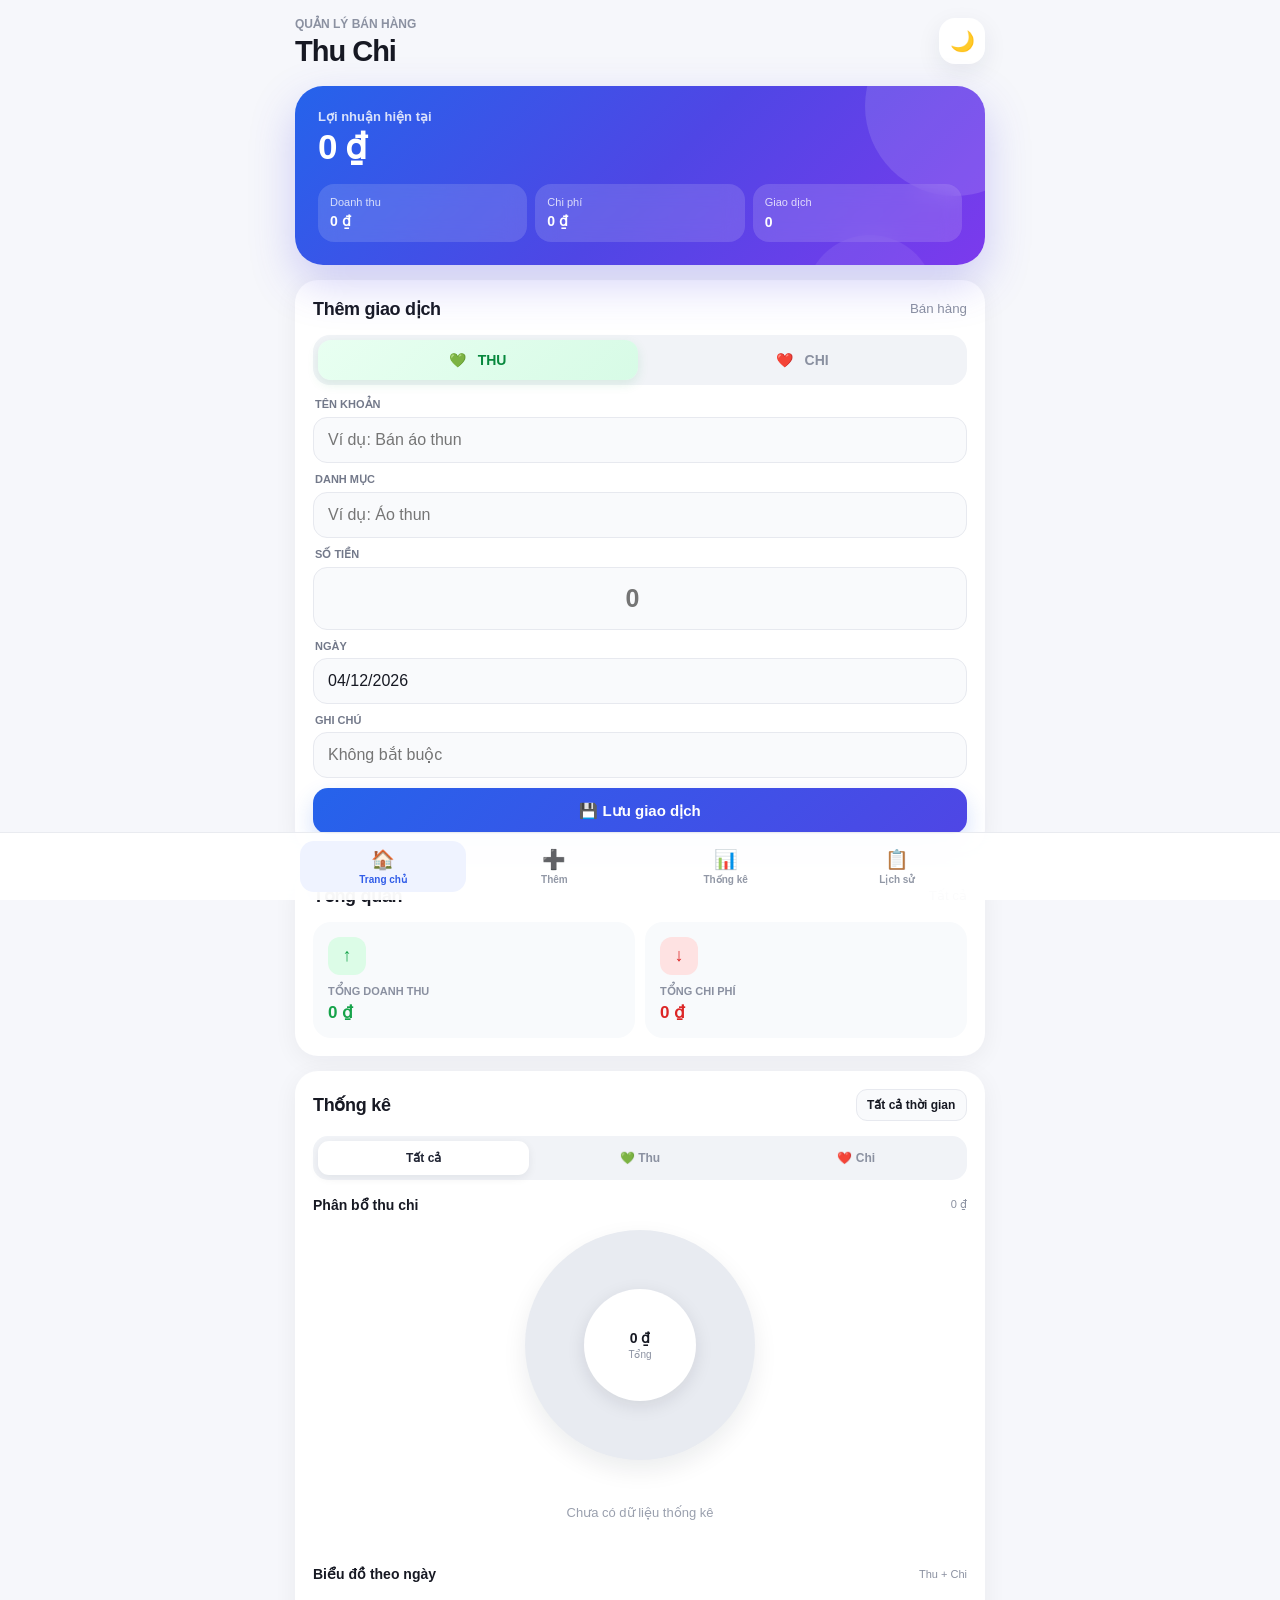
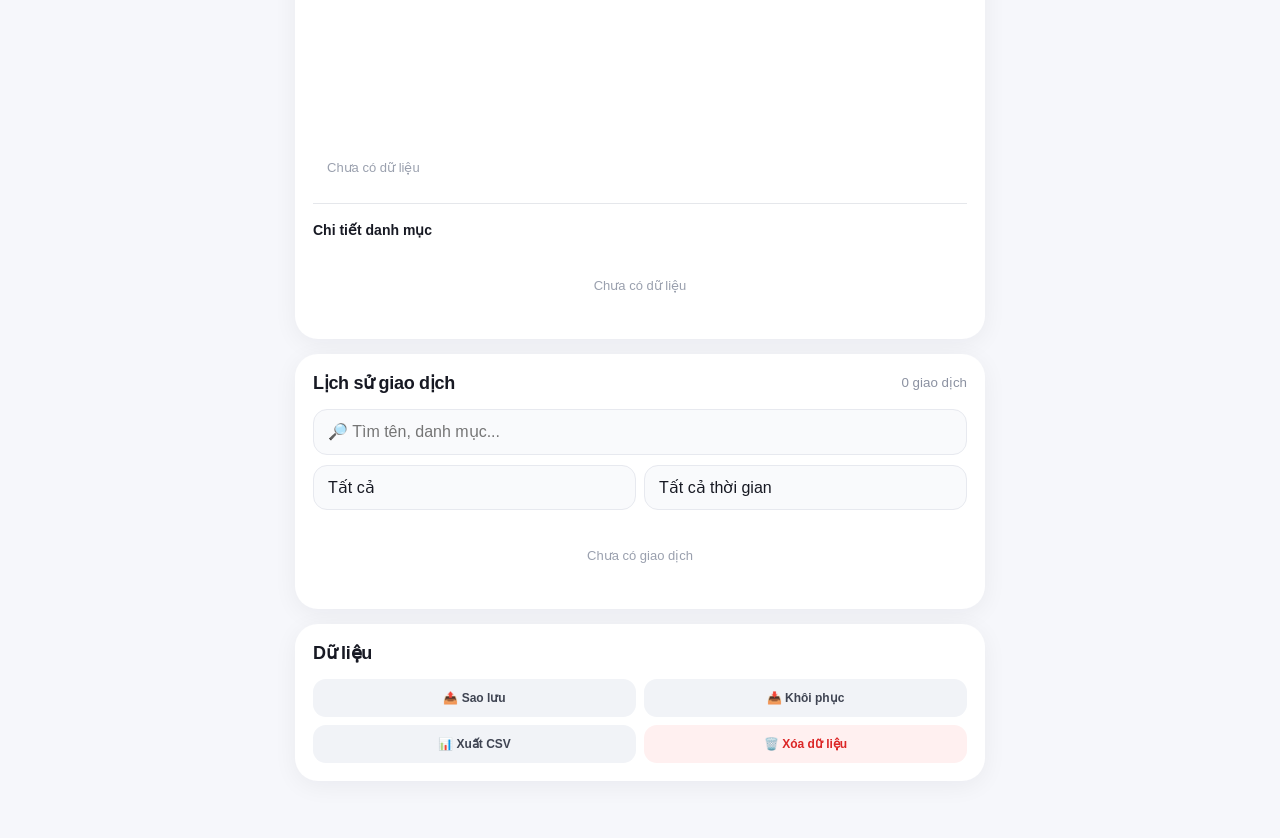
<file: Thu-Chi-Safari15.html>
<!DOCTYPE html>
<html lang="vi">
<head>
<meta charset="UTF-8">

<meta name="viewport"
      content="width=device-width,
      initial-scale=1,
      maximum-scale=1,
      viewport-fit=cover">
<meta name="format-detection" content="telephone=no">
<meta name="apple-mobile-web-app-capable" content="yes">
<meta name="apple-mobile-web-app-status-bar-style" content="black-translucent">

<meta name="theme-color" content="#f7f8fc">

<title>Quản Lý Thu Chi</title>

<style>

/* =====================================================
   RESET
===================================================== */

*{
    box-sizing:border-box;
    -webkit-tap-highlight-color:transparent;
}

html{
    scroll-behavior:smooth;
}

body{
    margin:0;
    padding:0;

    font-family:
    -apple-system,
    BlinkMacSystemFont,
    "SF Pro Display",
    "SF Pro Text",
    "Segoe UI",
    Arial,
    sans-serif;

    background:#f6f7fb;
    color:#171923;

    padding-bottom:
    calc(100px + env(safe-area-inset-bottom));
}

button,
input,
select{
    font:inherit;
}

button{
    cursor:pointer;
}


/* =====================================================
   APP
===================================================== */

.app{
    width:100%;
    max-width:720px;

    margin:auto;

    padding:
    14px
    15px
    30px;
}


/* =====================================================
   HEADER
===================================================== */

.header{
    display:flex;
    justify-content:space-between;
    align-items:center;

    margin-bottom:18px;
}

.header-left small{
    color:#8b91a1;
    font-size:12px;
    font-weight:600;
}

.header-left h1{
    margin:4px 0 0;

    font-size:29px;
    line-height:1.1;

    font-weight:850;

    letter-spacing:-1px;
}

.header-action{
    width:46px;
    height:46px;

    border:0;
    border-radius:16px;

    background:#fff;

    box-shadow:
    0 8px 25px rgba(30,41,59,.08);

    font-size:20px;

    display:flex;
    align-items:center;
    justify-content:center;
}


/* =====================================================
   MAIN BALANCE
===================================================== */

.balance-card{

    position:relative;

    overflow:hidden;

    border-radius:28px;

    padding:23px;

    color:#fff;

    background:
    linear-gradient(
        135deg,
        #2563eb 0%,
        #4f46e5 52%,
        #7c3aed 100%
    );

    box-shadow:
    0 18px 45px rgba(79,70,229,.25);

    margin-bottom:15px;
}

.balance-card::before{
    content:"";

    position:absolute;

    width:180px;
    height:180px;

    right:-60px;
    top:-70px;

    border-radius:50%;

    background:
    rgba(255,255,255,.12);
}

.balance-card::after{
    content:"";

    position:absolute;

    width:130px;
    height:130px;

    right:50px;
    bottom:-100px;

    border-radius:50%;

    background:
    rgba(255,255,255,.08);
}

.balance-label{
    position:relative;
    z-index:2;

    font-size:13px;

    opacity:.82;

    font-weight:600;
}

.balance-number{
    position:relative;
    z-index:2;

    margin:5px 0 20px;

    font-size:35px;

    line-height:1;

    font-weight:850;

    letter-spacing:-1px;
}

.balance-grid{
    position:relative;
    z-index:2;

    display:grid;

    grid-template-columns:
    repeat(3,1fr);

    gap:8px;
}

.balance-item{

    padding:12px;

    border-radius:16px;

    background:
    rgba(255,255,255,.14);

    backdrop-filter:blur(10px);
}

.balance-item span{
    display:block;

    font-size:11px;

    opacity:.78;
}

.balance-item strong{
    display:block;

    margin-top:5px;

    font-size:14px;
}


/* =====================================================
   CARD
===================================================== */

.card{

    background:#fff;

    border-radius:23px;

    padding:18px;

    margin-bottom:15px;

    box-shadow:
    0 5px 25px rgba(15,23,42,.055);
}

.card-title{

    display:flex;

    justify-content:space-between;

    align-items:center;

    gap:10px;

    margin-bottom:15px;
}

.card-title h2{

    margin:0;

    font-size:18px;

    font-weight:820;

    letter-spacing:-.3px;
}

.card-title small{
    color:#8b91a1;
}


/* =====================================================
   THU / CHI SWITCH - ĐẸP
===================================================== */

.type-switch{

    position:relative;

    display:grid;

    grid-template-columns:
    1fr 1fr;

    gap:5px;

    padding:5px;

    background:#f1f3f7;

    border-radius:17px;

    margin-bottom:13px;
}

.type-button{

    position:relative;

    z-index:2;

    border:0;

    border-radius:13px;

    padding:12px 8px;

    background:transparent;

    color:#8a90a0;

    font-size:14px;

    font-weight:800;

    transition:.22s;
}

.type-button.active-thu{

    color:#07883d;

    background:
    linear-gradient(
        135deg,
        #e8fff1,
        #d7fbe6
    );

    box-shadow:
    0 4px 12px rgba(22,163,74,.12);
}

.type-button.active-chi{

    color:#dc2626;

    background:
    linear-gradient(
        135deg,
        #fff0f0,
        #ffe0e0
    );

    box-shadow:
    0 4px 12px rgba(220,38,38,.12);
}


/* =====================================================
   FORM
===================================================== */

.form-grid{
    display:grid;
    gap:10px;
}

.input-group{
    position:relative;
}

.input-label{
    display:block;

    margin:
    0
    0
    6px
    2px;

    color:#73798a;

    font-size:11px;

    font-weight:700;
}

input,
select{

    width:100%;

    border:
    1px solid #e7e9ef;

    border-radius:14px;

    padding:13px 14px;

    outline:none;

    background:#f9fafc;

    color:#171923;

    font-size:15px;

    transition:.18s;
}

input:focus,
select:focus{

    background:#fff;

    border-color:#7c8cff;

    box-shadow:
    0 0 0 4px rgba(99,102,241,.08);
}

.amount-input{

    font-size:25px;

    font-weight:800;

    text-align:center;

    padding:16px;
}


/* =====================================================
   PRIMARY BUTTON
===================================================== */

.primary-button{

    width:100%;

    border:0;

    border-radius:15px;

    padding:14px;

    color:#fff;

    background:
    linear-gradient(
        135deg,
        #2563eb,
        #4f46e5
    );

    font-size:15px;

    font-weight:800;

    box-shadow:
    0 10px 22px rgba(37,99,235,.20);

    transition:.18s;
}

.primary-button:active{
    transform:scale(.98);
}


/* =====================================================
   MINI STATS
===================================================== */

.quick-grid{

    display:grid;

    grid-template-columns:
    repeat(2,1fr);

    gap:10px;
}

.quick-card{

    border-radius:18px;

    padding:15px;

    background:#f8fafc;
}

.quick-icon{

    width:38px;
    height:38px;

    border-radius:12px;

    display:flex;

    align-items:center;
    justify-content:center;

    font-size:18px;

    margin-bottom:10px;
}

.quick-icon.green{
    background:#dcfce7;
}

.quick-icon.red{
    background:#fee2e2;
}

.quick-label{
    color:#8a90a0;

    font-size:11px;

    font-weight:600;
}

.quick-money{

    margin-top:4px;

    font-size:17px;

    font-weight:850;
}


/* =====================================================
   STATISTICS NAV
===================================================== */

.stat-tabs{

    display:grid;

    grid-template-columns:
    repeat(3,1fr);

    gap:5px;

    padding:5px;

    border-radius:15px;

    background:#f1f3f7;

    margin-bottom:17px;
}

.stat-tab{

    border:0;

    padding:10px 4px;

    border-radius:11px;

    background:transparent;

    color:#8b91a1;

    font-size:12px;

    font-weight:800;
}

.stat-tab.active{

    color:#202433;

    background:#fff;

    box-shadow:
    0 3px 10px rgba(15,23,42,.07);
}


/* =====================================================
   MONTH SELECT
===================================================== */

.month-select{

    width:auto;

    min-width:110px;

    padding:
    8px
    10px;

    border-radius:11px;

    font-size:12px;

    font-weight:700;
}


/* =====================================================
   CHART AREA
===================================================== */

.chart-title{

    display:flex;

    justify-content:space-between;

    align-items:center;

    margin-bottom:12px;
}

.chart-title strong{

    font-size:14px;
}

.chart-title span{

    color:#8b91a1;

    font-size:11px;
}


/* =====================================================
   PIE
===================================================== */

.pie-wrap{

    display:flex;

    justify-content:center;

    align-items:center;

    padding:
    5px
    0
    17px;
}

.pie{

    position:relative;

    width:230px;
    height:230px;

    border-radius:50%;

    background:#e8ebf1;

    box-shadow:
    0 10px 25px rgba(15,23,42,.08);
}

.pie-center{

    position:absolute;

    left:50%;
    top:50%;

    transform:
    translate(-50%,-50%);

    width:112px;
    height:112px;

    border-radius:50%;

    background:#fff;

    display:flex;

    flex-direction:column;

    justify-content:center;

    align-items:center;

    text-align:center;

    box-shadow:
    0 5px 18px rgba(15,23,42,.10);
}

.pie-center strong{

    max-width:95px;

    overflow:hidden;

    text-overflow:ellipsis;

    font-size:14px;

    font-weight:850;
}

.pie-center span{

    margin-top:3px;

    color:#8b91a1;

    font-size:10px;
}


/* =====================================================
   LEGEND
===================================================== */

.legend{

    display:grid;

    gap:9px;
}

.legend-item{

    display:flex;

    align-items:center;

    gap:9px;

    padding:
    9px
    0;

    border-bottom:
    1px solid #f0f1f5;
}

.legend-item:last-child{
    border-bottom:0;
}

.legend-dot{

    width:12px;
    height:12px;

    border-radius:4px;

    flex:none;
}

.legend-content{

    flex:1;

    min-width:0;
}

.legend-name{

    font-size:13px;

    font-weight:750;
}

.legend-value{

    margin-top:2px;

    color:#8b91a1;

    font-size:11px;
}

.legend-percent{

    font-size:13px;

    font-weight:850;
}


/* =====================================================
   BAR CHART
===================================================== */

.bar-chart{

    height:210px;

    display:flex;

    align-items:flex-end;

    gap:8px;

    padding:
    20px
    4px
    0;

    border-bottom:
    1px solid #e5e7eb;

    overflow-x:auto;
}

.bar-column{

    min-width:34px;

    height:100%;

    display:flex;

    flex-direction:column;

    justify-content:flex-end;

    align-items:center;

    gap:5px;
}

.bar-value{

    font-size:8px;

    color:#8b91a1;

    white-space:nowrap;
}

.bar{

    width:23px;

    min-height:3px;

    border-radius:
    8px
    8px
    3px
    3px;

    background:
    linear-gradient(
        180deg,
        #6366f1,
        #2563eb
    );

    transition:.35s;
}

.bar-date{

    color:#8b91a1;

    font-size:8px;

    white-space:nowrap;
}


/* =====================================================
   STAT ROW
===================================================== */

.stat-row{

    padding:
    12px
    0;

    border-bottom:
    1px solid #f0f1f5;
}

.stat-row:last-child{
    border-bottom:0;
}

.stat-top{

    display:flex;

    justify-content:space-between;

    gap:10px;
}

.stat-name{

    font-size:13px;

    font-weight:750;
}

.stat-money{

    font-size:13px;

    font-weight:850;
}

.progress{

    height:7px;

    margin-top:7px;

    border-radius:20px;

    background:#edf0f4;

    overflow:hidden;
}

.progress-bar{

    height:100%;

    border-radius:20px;

    background:
    linear-gradient(
        90deg,
        #6366f1,
        #2563eb
    );
}


/* =====================================================
   TRANSACTIONS
===================================================== */

.search{

    margin-bottom:10px;
}

.filter-grid{

    display:grid;

    grid-template-columns:
    1fr 1fr;

    gap:8px;

    margin-bottom:10px;
}

.transaction{

    display:flex;

    align-items:center;

    gap:10px;

    padding:
    13px
    0;

    border-bottom:
    1px solid #f0f1f5;
}

.transaction:last-child{
    border-bottom:0;
}

.tx-icon{

    width:44px;
    height:44px;

    border-radius:14px;

    display:flex;

    justify-content:center;
    align-items:center;

    font-size:19px;

    flex:none;
}

.tx-icon.thu{
    background:#e8fff1;
}

.tx-icon.chi{
    background:#fff0f0;
}

.tx-info{

    min-width:0;

    flex:1;
}

.tx-name{

    font-size:14px;

    font-weight:800;

    overflow:hidden;

    text-overflow:ellipsis;

    white-space:nowrap;
}

.tx-category{

    margin-top:3px;

    color:#73798a;

    font-size:11px;
}

.tx-date{

    margin-top:2px;

    color:#a0a5b1;

    font-size:10px;
}

.tx-right{

    text-align:right;
}

.tx-money{

    white-space:nowrap;

    font-size:13px;

    font-weight:850;
}

.green{
    color:#16a34a;
}

.red{
    color:#dc2626;
}

.tx-actions{

    display:flex;

    justify-content:flex-end;

    gap:4px;

    margin-top:5px;
}

.small-button{

    width:27px;
    height:27px;

    border:0;

    border-radius:8px;

    background:#f2f4f7;

    font-size:12px;
}


/* =====================================================
   EMPTY
===================================================== */

.empty{

    text-align:center;

    padding:28px 10px;

    color:#9aa0ae;

    font-size:13px;
}


/* =====================================================
   DATA BUTTONS
===================================================== */

.data-grid{

    display:grid;

    grid-template-columns:
    repeat(2,1fr);

    gap:8px;
}

.data-button{

    border:0;

    border-radius:13px;

    padding:12px;

    background:#f1f3f7;

    color:#3f4452;

    font-size:12px;

    font-weight:750;
}

.data-button.danger{

    color:#dc2626;

    background:#fff0f0;
}


/* =====================================================
   BOTTOM NAV
===================================================== */

.bottom-nav{

    position:fixed;

    z-index:100;

    left:0;
    right:0;
    bottom:0;

    padding:
    8px
    14px
    calc(
        8px +
        env(safe-area-inset-bottom)
    );

    background:
    rgba(255,255,255,.92);

    backdrop-filter:
    blur(20px);

    -webkit-backdrop-filter:
    blur(20px);

    border-top:
    1px solid #e9ebf0;
}

.bottom-inner{

    max-width:680px;

    margin:auto;

    display:grid;

    grid-template-columns:
    repeat(4,1fr);

    gap:5px;
}

.nav-button{

    border:0;

    border-radius:14px;

    background:transparent;

    color:#9298a6;

    padding:
    7px 3px;

    font-size:10px;

    font-weight:700;
}

.nav-icon{

    display:block;

    margin-bottom:3px;

    font-size:19px;
}

.nav-button.active{

    color:#315de8;

    background:#eff3ff;
}


/* =====================================================
   TOAST
===================================================== */

.toast{

    position:fixed;

    z-index:200;

    left:50%;
    bottom:95px;

    transform:
    translate(-50%,20px);

    opacity:0;

    pointer-events:none;

    padding:
    12px
    17px;

    border-radius:14px;

    background:#171923;

    color:#fff;

    font-size:13px;

    font-weight:650;

    transition:.25s;
}

.toast.show{

    opacity:1;

    transform:
    translate(-50%,0);
}


/* =====================================================
   DARK
===================================================== */

.dark{

    background:#0d1117;

    color:#f8fafc;
}

.dark .card,
.dark .header-action{

    background:#151b24;

    color:#f8fafc;
}

.dark input,
.dark select{

    background:#10151d;

    border-color:#293241;

    color:#f8fafc;
}

.dark input:focus,
.dark select:focus{

    background:#151b24;
}

.dark .type-switch,
.dark .stat-tabs{

    background:#0f141b;
}

.dark .stat-tab.active{

    background:#1d2530;

    color:#fff;
}

.dark .quick-card{

    background:#111822;
}

.dark .legend-item,
.dark .stat-row,
.dark .transaction{

    border-color:#29303b;
}

.dark .pie-center{

    background:#151b24;
}

.dark .bottom-nav{

    background:
    rgba(13,17,23,.93);

    border-color:#252c36;
}

.dark .nav-button.active{

    background:#18233e;
}

.dark .data-button,
.dark .small-button{

    background:#222b38;

    color:#f8fafc;
}


/* =====================================================
   MOBILE
===================================================== */

@media(max-width:390px){

    .app{
        padding-left:10px;
        padding-right:10px;
    }

    .balance-number{
        font-size:29px;
    }

    .balance-item{
        padding:10px 8px;
    }

    .balance-item strong{
        font-size:12px;
    }

    .pie{
        width:210px;
        height:210px;
    }

}

</style>

<style id="ios15-safari-compat">
html, body {
  -webkit-text-size-adjust: 100%;
  text-size-adjust: 100%;
  -webkit-tap-highlight-color: transparent;
}
button, input, select, textarea {
  font: inherit;
  -webkit-appearance: none;
  appearance: none;
}
button { cursor: pointer; }
input, select, textarea {
  font-size: 16px; /* prevents Safari iOS zoom on focus */
}
body {
  padding-bottom: max(12px, env(safe-area-inset-bottom));
}
</style>

</head>


<body>


<div class="app">


<!-- =====================================================
     HEADER
===================================================== -->

<header class="header">

    <div class="header-left">

        <small>
            QUẢN LÝ BÁN HÀNG
        </small>

        <h1>
            Thu Chi
        </h1>

    </div>

    <button
        class="header-action"
        onclick="toggleDark()">

        🌙

    </button>

</header>


<!-- =====================================================
     DASHBOARD
===================================================== -->

<section class="balance-card">

    <div class="balance-label">
        Lợi nhuận hiện tại
    </div>

    <div
        class="balance-number"
        id="profit">

        0 ₫

    </div>


    <div class="balance-grid">

        <div class="balance-item">

            <span>
                Doanh thu
            </span>

            <strong id="totalIncome">
                0 ₫
            </strong>

        </div>


        <div class="balance-item">

            <span>
                Chi phí
            </span>

            <strong id="totalExpense">
                0 ₫
            </strong>

        </div>


        <div class="balance-item">

            <span>
                Giao dịch
            </span>

            <strong id="totalTransactions">
                0
            </strong>

        </div>

    </div>

</section>


<!-- =====================================================
     NHẬP GIAO DỊCH
===================================================== -->

<section
    class="card"
    id="addSection">

    <div class="card-title">

        <h2 id="formTitle">
            Thêm giao dịch
        </h2>

        <small>
            Bán hàng
        </small>

    </div>


    <div class="type-switch">

        <button
            id="thuBtn"
            class="type-button active-thu"
            onclick="setType('thu')">

            💚 &nbsp; THU

        </button>


        <button
            id="chiBtn"
            class="type-button"
            onclick="setType('chi')">

            ❤️ &nbsp; CHI

        </button>

    </div>


    <div class="form-grid">


        <div class="input-group">

            <label class="input-label">
                TÊN KHOẢN
            </label>

            <input
                id="name"
                type="text"
                placeholder="Ví dụ: Bán áo thun">

        </div>


        <div class="input-group">

            <label class="input-label">
                DANH MỤC
            </label>

            <input
                id="category"
                type="text"
                placeholder="Ví dụ: Áo thun">

        </div>


        <div class="input-group">

            <label class="input-label">
                SỐ TIỀN
            </label>

            <input
                id="amount"
                class="amount-input"
                type="number"
                inputmode="decimal"
                placeholder="0">

        </div>


        <div class="input-group">

            <label class="input-label">
                NGÀY
            </label>

            <input
                id="date"
                type="text"
                inputmode="numeric"
                maxlength="10"
                placeholder="19/08/2026"
                oninput="formatDateInput(this)">

        </div>


        <div class="input-group">

            <label class="input-label">
                GHI CHÚ
            </label>

            <input
                id="note"
                type="text"
                placeholder="Không bắt buộc">

        </div>


        <button
            class="primary-button"
            onclick="saveTransaction()">

            💾 Lưu giao dịch

        </button>


        <button
            id="cancelButton"
            class="data-button"
            onclick="cancelEdit()"
            style="display:none">

            Hủy sửa

        </button>

    </div>

</section>


<!-- =====================================================
     THỐNG KÊ NHANH
===================================================== -->

<section class="card">

    <div class="card-title">

        <h2>
            Tổng quan
        </h2>

        <small>
            Tất cả
        </small>

    </div>


    <div class="quick-grid">

        <div class="quick-card">

            <div class="quick-icon green">
                ↑
            </div>

            <div class="quick-label">
                TỔNG DOANH THU
            </div>

            <div
                class="quick-money green"
                id="quickIncome">

                0 ₫

            </div>

        </div>


        <div class="quick-card">

            <div class="quick-icon red">
                ↓
            </div>

            <div class="quick-label">
                TỔNG CHI PHÍ
            </div>

            <div
                class="quick-money red"
                id="quickExpense">

                0 ₫

            </div>

        </div>

    </div>

</section>


<!-- =====================================================
     THỐNG KÊ CHÍNH
===================================================== -->

<section
    class="card"
    id="statisticsSection">

    <div class="card-title">

        <h2>
            Thống kê
        </h2>

        <select
            id="statMonth"
            class="month-select"
            onchange="renderStatistics()">

        </select>

    </div>


    <!-- TẤT CẢ / THU / CHI -->

    <div class="stat-tabs">

        <button
            id="tabAll"
            class="stat-tab active"
            onclick="setStatisticType('all')">

            Tất cả

        </button>


        <button
            id="tabThu"
            class="stat-tab"
            onclick="setStatisticType('thu')">

            💚 Thu

        </button>


        <button
            id="tabChi"
            class="stat-tab"
            onclick="setStatisticType('chi')">

            ❤️ Chi

        </button>

    </div>


    <!-- TỔNG THEO BỘ LỌC -->

    <div class="chart-title">

        <strong id="chartMainTitle">
            Phân bổ thu chi
        </strong>

        <span id="chartTotal">
            0 ₫
        </span>

    </div>


    <!-- BÁNH XE -->

    <div class="pie-wrap">

        <div
            class="pie"
            id="pie">

            <div class="pie-center">

                <strong id="pieTotal">
                    0 ₫
                </strong>

                <span id="pieLabel">
                    Tổng

                </span>

            </div>

        </div>

    </div>


    <div
        class="legend"
        id="legend">

    </div>


    <br>


    <!-- BIỂU ĐỒ NGÀY -->

    <div class="chart-title">

        <strong>
            Biểu đồ theo ngày
        </strong>

        <span id="dailyLabel">
            Tất cả
        </span>

    </div>


    <div
        class="bar-chart"
        id="barChart">

    </div>


    <br>


    <!-- THỐNG KÊ DANH MỤC -->

    <div class="chart-title">

        <strong>
            Chi tiết danh mục
        </strong>

    </div>


    <div id="categoryStats">

    </div>

</section>


<!-- =====================================================
     LỊCH SỬ
===================================================== -->

<section
    class="card"
    id="historySection">

    <div class="card-title">

        <h2>
            Lịch sử giao dịch
        </h2>

        <small id="historyCount">
            0 giao dịch
        </small>

    </div>


    <input
        class="search"
        id="search"
        type="search"
        placeholder="🔎 Tìm tên, danh mục..."
        oninput="renderTransactions()">


    <div class="filter-grid">

        <select
            id="filterType"
            onchange="renderTransactions()">

            <option value="all">
                Tất cả
            </option>

            <option value="thu">
                💚 Thu
            </option>

            <option value="chi">
                ❤️ Chi
            </option>

        </select>


        <select
            id="filterMonth"
            onchange="renderTransactions()">

        </select>

    </div>


    <div
        id="transactions">

    </div>

</section>


<!-- =====================================================
     DỮ LIỆU
===================================================== -->

<section class="card">

    <div class="card-title">

        <h2>
            Dữ liệu
        </h2>

    </div>


    <div class="data-grid">

        <button
            class="data-button"
            onclick="backup()">

            📤 Sao lưu

        </button>


        <button
            class="data-button"
            onclick="
            document
            .getElementById('file')
            .click()">

            📥 Khôi phục

        </button>


        <button
            class="data-button"
            onclick="exportCSV()">

            📊 Xuất CSV

        </button>


        <button
            class="data-button danger"
            onclick="deleteAll()">

            🗑️ Xóa dữ liệu

        </button>

    </div>


    <input
        type="file"
        id="file"
        accept=".json"
        style="display:none"
        onchange="restore(event)">

</section>


</div>


<!-- =====================================================
     BOTTOM NAV
===================================================== -->

<nav class="bottom-nav">

    <div class="bottom-inner">

        <button
            class="nav-button active"
            onclick="goHome()">

            <span class="nav-icon">
                🏠
            </span>

            Trang chủ

        </button>


        <button
            class="nav-button"
            onclick="goAdd()">

            <span class="nav-icon">
                ➕
            </span>

            Thêm

        </button>


        <button
            class="nav-button"
            onclick="goStatistics()">

            <span class="nav-icon">
                📊
            </span>

            Thống kê

        </button>


        <button
            class="nav-button"
            onclick="goHistory()">

            <span class="nav-icon">
                📋
            </span>

            Lịch sử

        </button>

    </div>

</nav>


<div
    class="toast"
    id="toast">

</div>


<script>

/* =====================================================
   DATABASE
===================================================== */

let data =
JSON.parse(
    localStorage.getItem(
        "thuChiBanHangV5"
    )
) || [];


let currentType = "thu";

let editId = null;

let statisticType = "all";


/* =====================================================
   COLORS
===================================================== */

const colors = [
    "#2563eb",
    "#7c3aed",
    "#ec4899",
    "#f97316",
    "#eab308",
    "#16a34a",
    "#0891b2",
    "#ef4444",
    "#14b8a6",
    "#8b5cf6",
    "#64748b",
    "#84cc16"
];


/* =====================================================
   MONEY
===================================================== */

function money(number){

    return new Intl.NumberFormat(
        "vi-VN",
        {
            style:"currency",
            currency:"VND",
            maximumFractionDigits:0
        }
    ).format(number);

}


/* =====================================================
   TODAY
===================================================== */

function todayVN(){

    const d = new Date();

    return (
        String(d.getDate())
        .padStart(2,"0")
        + "/"
        +
        String(
            d.getMonth()+1
        ).padStart(2,"0")
        + "/"
        +
        d.getFullYear()
    );

}


/* =====================================================
   DATE INPUT
===================================================== */

function formatDateInput(input){

    let value =
    input.value
    .replace(/\D/g,"")
    .slice(0,8);


    if(value.length >= 5){

        value =
        value.slice(0,2)
        + "/"
        +
        value.slice(2,4)
        + "/"
        +
        value.slice(4);

    }
    else if(value.length >= 3){

        value =
        value.slice(0,2)
        + "/"
        +
        value.slice(2);

    }


    input.value = value;

}


/* =====================================================
   DATE CONVERT
===================================================== */

function dateToISO(date){

    const p =
    date.split("/");


    if(p.length !== 3)
        return "";


    const day =
    Number(p[0]);

    const month =
    Number(p[1]);

    const year =
    Number(p[2]);


    const test =
    new Date(
        year,
        month - 1,
        day
    );


    if(
        year < 2000 ||
        month < 1 ||
        month > 12 ||
        day < 1 ||
        day > 31 ||
        test.getDate() !== day ||
        test.getMonth() !== month - 1
    ){

        return "";

    }


    return (
        year
        + "-"
        +
        String(month).padStart(2,"0")
        + "-"
        +
        String(day).padStart(2,"0")
    );

}


function isoToVN(date){

    if(!date)
        return "";

    const p =
    date.split("-");


    if(p.length !== 3)
        return date;


    return (
        p[2]
        + "/"
        + p[1]
        + "/"
        + p[0]
    );

}


/* =====================================================
   SAVE
===================================================== */

function saveData(){

    localStorage.setItem(
        "thuChiBanHangV5",
        JSON.stringify(data)
    );

}


/* =====================================================
   TOAST
===================================================== */

function toast(message){

    const el =
    document.getElementById(
        "toast"
    );


    el.innerText = message;

    el.classList.add("show");


    setTimeout(
        () =>
        el.classList.remove("show"),
        2200
    );

}


/* =====================================================
   TYPE
===================================================== */

function setType(type){

    currentType = type;


    const thu =
    document.getElementById(
        "thuBtn"
    );

    const chi =
    document.getElementById(
        "chiBtn"
    );


    thu.className =
    "type-button";


    chi.className =
    "type-button";


    if(type === "thu"){

        thu.classList.add(
            "active-thu"
        );

    }
    else{

        chi.classList.add(
            "active-chi"
        );

    }

}


/* =====================================================
   SAVE TRANSACTION
===================================================== */

function saveTransaction(){

    const name =
    document.getElementById(
        "name"
    ).value.trim();


    const category =
    document.getElementById(
        "category"
    ).value.trim();


    const amount =
    Number(
        document.getElementById(
            "amount"
        ).value
    );


    const dateVN =
    document.getElementById(
        "date"
    ).value.trim();


    const date =
    dateToISO(dateVN);


    const note =
    document.getElementById(
        "note"
    ).value.trim();


    if(!name){

        toast(
            "⚠️ Vui lòng nhập tên khoản"
        );

        return;

    }


    if(!category){

        toast(
            "⚠️ Vui lòng nhập danh mục"
        );

        return;

    }


    if(!amount || amount <= 0){

        toast(
            "⚠️ Vui lòng nhập số tiền"
        );

        return;

    }


    if(!date){

        toast(
            "⚠️ Ngày không hợp lệ"
        );

        return;

    }


    const item = {

        id:
        editId ||
        Date.now(),

        type:
        currentType,

        name,

        category,

        amount,

        date,

        note

    };


    if(editId){

        const index =
        data.findIndex(
            x =>
            x.id === editId
        );


        if(index !== -1){

            data[index] =
            item;

        }


        toast(
            "✅ Đã cập nhật giao dịch"
        );

    }
    else{

        data.push(item);


        toast(
            currentType === "thu"
            ?
            "💚 Đã thêm khoản thu"
            :
            "❤️ Đã thêm khoản chi"
        );

    }


    saveData();

    cancelEdit();

    renderAll();

}


/* =====================================================
   EDIT
===================================================== */

function editTransaction(id){

    const item =
    data.find(
        x =>
        x.id === id
    );


    if(!item)
        return;


    editId = id;


    setType(
        item.type
    );


    document.getElementById(
        "name"
    ).value =
    item.name;


    document.getElementById(
        "category"
    ).value =
    item.category;


    document.getElementById(
        "amount"
    ).value =
    item.amount;


    document.getElementById(
        "date"
    ).value =
    isoToVN(
        item.date
    );


    document.getElementById(
        "note"
    ).value =
    item.note || "";


    document.getElementById(
        "formTitle"
    ).innerText =
    "Sửa giao dịch";


    document.getElementById(
        "cancelButton"
    ).style.display =
    "block";


    goAdd();

}


/* =====================================================
   CANCEL
===================================================== */

function cancelEdit(){

    editId = null;


    document.getElementById(
        "name"
    ).value = "";


    document.getElementById(
        "category"
    ).value = "";


    document.getElementById(
        "amount"
    ).value = "";


    document.getElementById(
        "date"
    ).value =
    todayVN();


    document.getElementById(
        "note"
    ).value = "";


    document.getElementById(
        "formTitle"
    ).innerText =
    "Thêm giao dịch";


    document.getElementById(
        "cancelButton"
    ).style.display =
    "none";


    setType("thu");

}


/* =====================================================
   DASHBOARD
===================================================== */

function renderDashboard(){

    let income = 0;

    let expense = 0;


    data.forEach(
        x => {

            if(
                x.type === "thu"
            ){

                income += x.amount;

            }
            else{

                expense += x.amount;

            }

        }
    );


    const profit =
    income - expense;


    document.getElementById(
        "profit"
    ).innerText =
    money(profit);


    document.getElementById(
        "totalIncome"
    ).innerText =
    money(income);


    document.getElementById(
        "totalExpense"
    ).innerText =
    money(expense);


    document.getElementById(
        "totalTransactions"
    ).innerText =
    data.length;


    document.getElementById(
        "quickIncome"
    ).innerText =
    money(income);


    document.getElementById(
        "quickExpense"
    ).innerText =
    money(expense);

}


/* =====================================================
   MONTHS
===================================================== */

function getMonths(){

    const months =
    new Set();


    const now =
    new Date();


    months.add(
        now.getFullYear()
        + "-"
        +
        String(
            now.getMonth()+1
        ).padStart(2,"0")
    );


    data.forEach(
        x => {

            if(x.date){

                months.add(
                    x.date.slice(0,7)
                );

            }

        }
    );


    return [
        ...months
    ].sort().reverse();

}


function renderMonthSelects(){

    const months =
    getMonths();


    const selectIds = [
        "statMonth",
        "filterMonth"
    ];


    selectIds.forEach(
        id => {

            const el =
            document.getElementById(
                id
            );


            const old =
            el.value;


            el.innerHTML =
            `<option value="all">
                Tất cả thời gian
            </option>`;


            months.forEach(
                month => {

                    const p =
                    month.split("-");


                    el.innerHTML +=
                    `
                    <option value="${month}">
                        Tháng ${Number(p[1])}/${p[0]}
                    </option>
                    `;

                }
            );


            if(
                months.includes(old)
            ){

                el.value = old;

            }

        }
    );

}


/* =====================================================
   STAT TYPE
===================================================== */

function setStatisticType(type){

    statisticType = type;


    document
    .querySelectorAll(
        ".stat-tab"
    )
    .forEach(
        x =>
        x.classList.remove(
            "active"
        )
    );


    if(type === "all"){

        document.getElementById(
            "tabAll"
        ).classList.add(
            "active"
        );

    }


    if(type === "thu"){

        document.getElementById(
            "tabThu"
        ).classList.add(
            "active"
        );

    }


    if(type === "chi"){

        document.getElementById(
            "tabChi"
        ).classList.add(
            "active"
        );

    }


    renderStatistics();

}


/* =====================================================
   GET STAT DATA
===================================================== */

function getStatisticData(){

    const selected =
    document.getElementById(
        "statMonth"
    ).value;


    let list =
    [...data];


    if(
        selected &&
        selected !== "all"
    ){

        list =
        list.filter(
            x =>
            x.date.startsWith(
                selected
            )
        );

    }


    if(
        statisticType !== "all"
    ){

        list =
        list.filter(
            x =>
            x.type ===
            statisticType
        );

    }


    return list;

}


/* =====================================================
   STATISTICS
===================================================== */

function renderStatistics(){

    const list =
    getStatisticData();


    let total = 0;


    list.forEach(
        x =>
        total += x.amount
    );


    document.getElementById(
        "chartTotal"
    ).innerText =
    money(total);


    document.getElementById(
        "pieTotal"
    ).innerText =
    money(total);


    if(
        statisticType === "thu"
    ){

        document.getElementById(
            "chartMainTitle"
        ).innerText =
        "Phân bổ doanh thu";


        document.getElementById(
            "pieLabel"
        ).innerText =
        "Tổng thu";


        document.getElementById(
            "dailyLabel"
        ).innerText =
        "Doanh thu";

    }
    else if(
        statisticType === "chi"
    ){

        document.getElementById(
            "chartMainTitle"
        ).innerText =
        "Phân bổ chi phí";


        document.getElementById(
            "pieLabel"
        ).innerText =
        "Tổng chi";


        document.getElementById(
            "dailyLabel"
        ).innerText =
        "Chi phí";

    }
    else{

        document.getElementById(
            "chartMainTitle"
        ).innerText =
        "Phân bổ thu chi";


        document.getElementById(
            "pieLabel"
        ).innerText =
        "Tổng";


        document.getElementById(
            "dailyLabel"
        ).innerText =
        "Thu + Chi";

    }


    renderPie(list);

    renderBars(list);

    renderCategoryStats(list);

}


/* =====================================================
   PIE
===================================================== */

function renderPie(list){

    const categories = {};


    list.forEach(
        x => {

            categories[
                x.category
            ] =
            (
                categories[
                    x.category
                ] || 0
            )
            +
            x.amount;

        }
    );


    const entries =
    Object.entries(
        categories
    )
    .sort(
        (a,b) =>
        b[1] - a[1]
    );


    const total =
    entries.reduce(
        (sum,x) =>
        sum + x[1],
        0
    );


    const pie =
    document.getElementById(
        "pie"
    );


    const legend =
    document.getElementById(
        "legend"
    );


    if(!entries.length){

        pie.style.background =
        "#e8ebf1";


        legend.innerHTML =
        `
        <div class="empty">
            Chưa có dữ liệu thống kê
        </div>
        `;

        return;

    }


    let current = 0;

    const parts = [];


    entries.forEach(
        (entry,index) => {

            const percent =
            entry[1] /
            total *
            100;


            const start =
            current;


            const end =
            current + percent;


            parts.push(
                `${colors[
                    index %
                    colors.length
                ]}
                ${start}% ${end}%`
            );


            current = end;

        }
    );


    pie.style.background =
    `
    conic-gradient(
        ${parts.join(",")}
    )
    `;


    legend.innerHTML =
    entries.map(
        (entry,index) => {

            const percent =
            entry[1] /
            total *
            100;


            return `

            <div class="legend-item">

                <div
                    class="legend-dot"
                    style="
                    background:
                    ${
                        colors[
                            index %
                            colors.length
                        ]
                    }">
                </div>


                <div
                    class="legend-content">

                    <div class="legend-name">
                        ${escapeHTML(
                            entry[0]
                        )}
                    </div>

                    <div class="legend-value">
                        ${money(
                            entry[1]
                        )}
                    </div>

                </div>


                <div class="legend-percent">
                    ${percent.toFixed(1)}%
                </div>

            </div>

            `;

        }
    ).join("");

}


/* =====================================================
   BAR CHART
===================================================== */

function renderBars(list){

    const box =
    document.getElementById(
        "barChart"
    );


    if(!list.length){

        box.innerHTML =
        `
        <div class="empty">
            Chưa có dữ liệu
        </div>
        `;

        return;

    }


    const days = {};


    list.forEach(
        x => {

            days[x.date] =
            (
                days[x.date] || 0
            )
            +
            x.amount;

        }
    );


    const entries =
    Object.entries(
        days
    )
    .sort(
        (a,b) =>
        a[0].localeCompare(
            b[0]
        )
    )
    .slice(-15);


    const max =
    Math.max(
        ...entries.map(
            x => x[1]
        )
    );


    box.innerHTML =
    entries.map(
        x => {

            const height =
            Math.max(
                4,
                x[1] /
                max *
                150
            );


            return `

            <div class="bar-column">

                <div class="bar-value">
                    ${formatShortMoney(
                        x[1]
                    )}
                </div>

                <div
                    class="bar"
                    style="
                    height:${height}px">
                </div>

                <div class="bar-date">
                    ${x[0].slice(8,10)}/
                    ${x[0].slice(5,7)}
                </div>

            </div>

            `;

        }
    ).join("");

}


/* =====================================================
   SHORT MONEY
===================================================== */

function formatShortMoney(number){

    if(number >= 1000000000)
        return (
            (number/1000000000)
            .toFixed(1)
            + "T"
        );

    if(number >= 1000000)
        return (
            (number/1000000)
            .toFixed(1)
            + "Tr"
        );

    if(number >= 1000)
        return (
            (number/1000)
            .toFixed(0)
            + "K"
        );

    return number;

}


/* =====================================================
   CATEGORY STAT
===================================================== */

function renderCategoryStats(list){

    const box =
    document.getElementById(
        "categoryStats"
    );


    const categories = {};


    list.forEach(
        x => {

            categories[
                x.category
            ] =
            (
                categories[
                    x.category
                ] || 0
            )
            +
            x.amount;

        }
    );


    const entries =
    Object.entries(
        categories
    )
    .sort(
        (a,b) =>
        b[1] - a[1]
    );


    const total =
    entries.reduce(
        (s,x) =>
        s+x[1],
        0
    );


    if(!entries.length){

        box.innerHTML =
        `
        <div class="empty">
            Chưa có dữ liệu
        </div>
        `;

        return;

    }


    box.innerHTML =
    entries.map(
        (entry,index) => {

            const percent =
            entry[1] /
            total *
            100;


            return `

            <div class="stat-row">

                <div class="stat-top">

                    <div class="stat-name">

                        ${escapeHTML(
                            entry[0]
                        )}

                    </div>

                    <div class="stat-money">

                        ${money(
                            entry[1]
                        )}

                    </div>

                </div>


                <div class="progress">

                    <div
                        class="progress-bar"
                        style="
                        width:${percent}%;

                        background:
                        ${colors[
                            index %
                            colors.length
                        ]}">
                    </div>

                </div>


                <div
                    style="
                    margin-top:4px;
                    color:#8b91a1;
                    font-size:10px">

                    ${percent.toFixed(1)}%

                </div>

            </div>

            `;

        }
    ).join("");

}


/* =====================================================
   TRANSACTIONS
===================================================== */

function renderTransactions(){

    const search =
    document.getElementById(
        "search"
    ).value
    .toLowerCase();


    const type =
    document.getElementById(
        "filterType"
    ).value;


    const month =
    document.getElementById(
        "filterMonth"
    ).value;


    let list =
    data.filter(
        x => {

            const text =
            (
                x.name
                + " "
                +
                x.category
                + " "
                +
                (x.note || "")
            )
            .toLowerCase();


            const searchOK =
            text.includes(
                search
            );


            const typeOK =
            type === "all"
            ||
            x.type === type;


            const monthOK =
            month === "all"
            ||
            x.date.startsWith(
                month
            );


            return (
                searchOK
                &&
                typeOK
                &&
                monthOK
            );

        }
    );


    list.sort(
        (a,b) =>
        b.date.localeCompare(
            a.date
        )
    );


    document.getElementById(
        "historyCount"
    ).innerText =
    list.length
    + " giao dịch";


    const box =
    document.getElementById(
        "transactions"
    );


    if(!list.length){

        box.innerHTML =
        `
        <div class="empty">
            Chưa có giao dịch
        </div>
        `;

        return;

    }


    box.innerHTML =
    list.map(
        x => {

            const isThu =
            x.type === "thu";


            return `

            <div class="transaction">

                <div
                    class="
                    tx-icon
                    ${x.type}">

                    ${isThu ? "↑" : "↓"}

                </div>


                <div class="tx-info">

                    <div class="tx-name">

                        ${escapeHTML(
                            x.name
                        )}

                    </div>


                    <div class="tx-category">

                        ${escapeHTML(
                            x.category
                        )}

                    </div>


                    <div class="tx-date">

                        ${isoToVN(
                            x.date
                        )}

                        ${
                            x.note
                            ?
                            " · "
                            +
                            escapeHTML(
                                x.note
                            )
                            :
                            ""
                        }

                    </div>

                </div>


                <div class="tx-right">

                    <div
                        class="
                        tx-money
                        ${
                            isThu
                            ?
                            "green"
                            :
                            "red"
                        }">

                        ${
                            isThu
                            ? "+"
                            : "-"
                        }

                        ${money(
                            x.amount
                        )}

                    </div>


                    <div class="tx-actions">

                        <button
                            class="small-button"
                            onclick="
                            editTransaction(
                                ${x.id}
                            )">

                            ✏️

                        </button>


                        <button
                            class="small-button"
                            onclick="
                            deleteTransaction(
                                ${x.id}
                            )">

                            🗑️

                        </button>

                    </div>

                </div>

            </div>

            `;

        }
    ).join("");

}


/* =====================================================
   DELETE
===================================================== */

function deleteTransaction(id){

    if(
        !confirm(
            "Bạn có chắc muốn xóa giao dịch này?"
        )
    ){

        return;

    }


    data =
    data.filter(
        x =>
        x.id !== id
    );


    saveData();

    renderAll();

    toast(
        "🗑️ Đã xóa giao dịch"
    );

}


/* =====================================================
   ESCAPE
===================================================== */

function escapeHTML(text){

    return String(
        text || ""
    )
    .replace(
        /&/g,
        "&amp;"
    )
    .replace(
        /</g,
        "&lt;"
    )
    .replace(
        />/g,
        "&gt;"
    )
    .replace(
        /"/g,
        "&quot;"
    )
    .replace(
        /'/g,
        "&#039;"
    );

}


/* =====================================================
   BACKUP
===================================================== */

function backup(){

    const blob =
    new Blob(
        [
            JSON.stringify(
                data,
                null,
                2
            )
        ],
        {
            type:
            "application/json"
        }
    );


    const url =
    URL.createObjectURL(
        blob
    );


    const a =
    document.createElement(
        "a"
    );


    a.href = url;

    a.download =
    "thu-chi-ban-hang.json";

    a.click();


    URL.revokeObjectURL(
        url
    );


    toast(
        "📤 Đã tạo file sao lưu"
    );

}


/* =====================================================
   RESTORE
===================================================== */

function restore(event){

    const file =
    event.target.files[0];


    if(!file)
        return;


    const reader =
    new FileReader();


    reader.onload =
    function(e){

        try{

            const imported =
            JSON.parse(
                e.target.result
            );


            if(
                !Array.isArray(
                    imported
                )
            ){

                throw new Error();

            }


            data = imported;

            saveData();

            renderAll();


            toast(
                "✅ Khôi phục thành công"
            );

        }
        catch{

            toast(
                "❌ File không hợp lệ"
            );

        }

    };


    reader.readAsText(file);

}


/* =====================================================
   CSV
===================================================== */

function exportCSV(){

    let csv =
    "Ngay,Loai,Ten,Danh muc,Ghi chu,So tien\n";


    data.forEach(
        x => {

            csv += [

                isoToVN(
                    x.date
                ),

                x.type === "thu"
                ?
                "Thu"
                :
                "Chi",

                x.name,

                x.category,

                x.note || "",

                x.amount

            ]
            .map(
                value =>
                `"${String(
                    value
                ).replace(
                    /"/g,
                    '""'
                )}"`
            )
            .join(",")
            +
            "\n";

        }
    );


    const blob =
    new Blob(
        [
            "\ufeff"
            +
            csv
        ],
        {
            type:
            "text/csv;charset=utf-8"
        }
    );


    const url =
    URL.createObjectURL(
        blob
    );


    const a =
    document.createElement(
        "a"
    );


    a.href = url;

    a.download =
    "thu-chi-ban-hang.csv";

    a.click();


    URL.revokeObjectURL(
        url
    );


    toast(
        "📊 Đã xuất file CSV"
    );

}


/* =====================================================
   DELETE ALL
===================================================== */

function deleteAll(){

    if(
        !confirm(
            "Bạn chắc chắn muốn xóa toàn bộ dữ liệu?"
        )
    ){

        return;

    }


    data = [];

    saveData();

    renderAll();


    toast(
        "🗑️ Đã xóa toàn bộ dữ liệu"
    );

}


/* =====================================================
   DARK
===================================================== */

function toggleDark(){

    document.body
    .classList
    .toggle("dark");


    localStorage.setItem(
        "thuChiDarkV5",
        document.body
        .classList
        .contains("dark")
    );

}


/* =====================================================
   NAVIGATION
===================================================== */

function goHome(){

    window.scrollTo({
        top:0,
        behavior:"smooth"
    });

}


function goAdd(){

    document.getElementById(
        "addSection"
    ).scrollIntoView({
        behavior:"smooth"
    });

}


function goStatistics(){

    document.getElementById(
        "statisticsSection"
    ).scrollIntoView({
        behavior:"smooth"
    });

}


function goHistory(){

    document.getElementById(
        "historySection"
    ).scrollIntoView({
        behavior:"smooth"
    });

}


/* =====================================================
   RENDER ALL
===================================================== */

function renderAll(){

    renderMonthSelects();

    renderDashboard();

    renderStatistics();

    renderTransactions();

}


/* =====================================================
   INIT
===================================================== */

document.getElementById(
    "date"
).value =
todayVN();


if(
    localStorage.getItem(
        "thuChiDarkV5"
    ) === "true"
){

    document.body
    .classList
    .add("dark");

}


renderAll();

</script>

</body>
</html>
</file>
